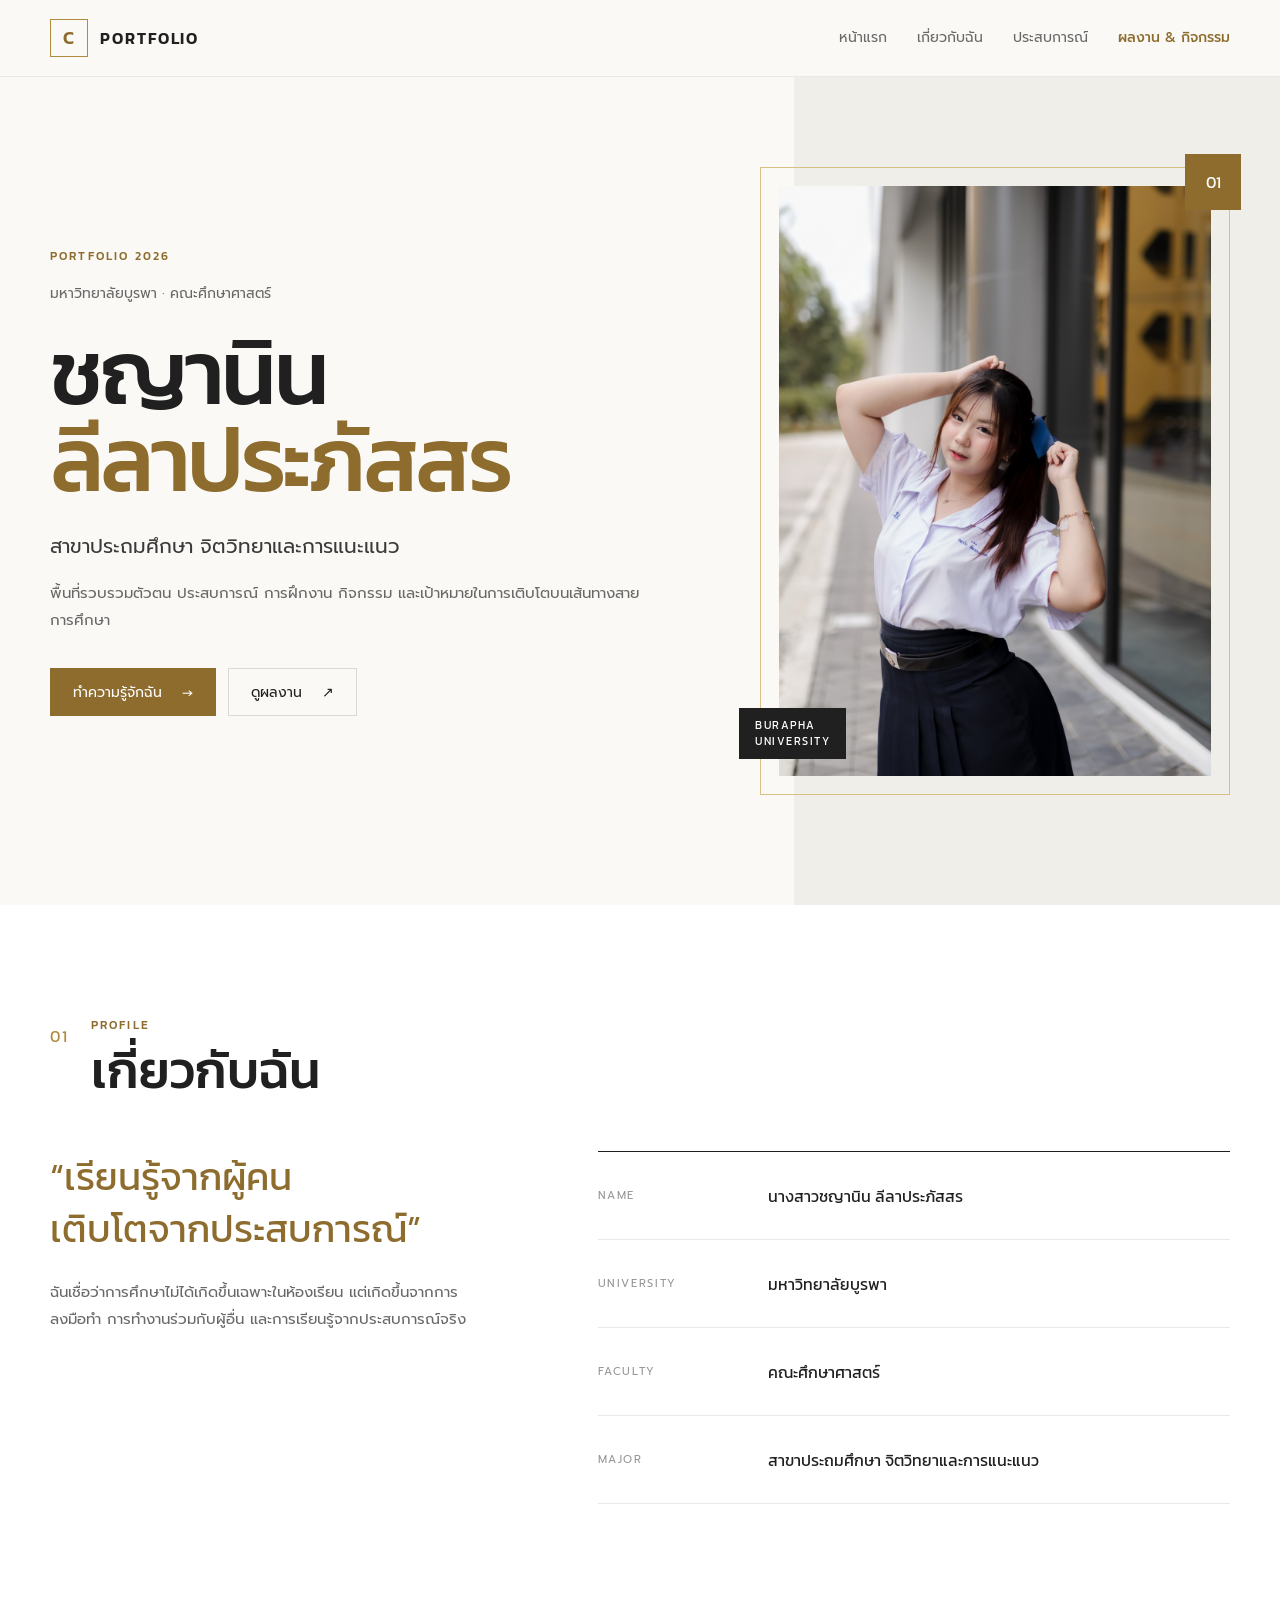
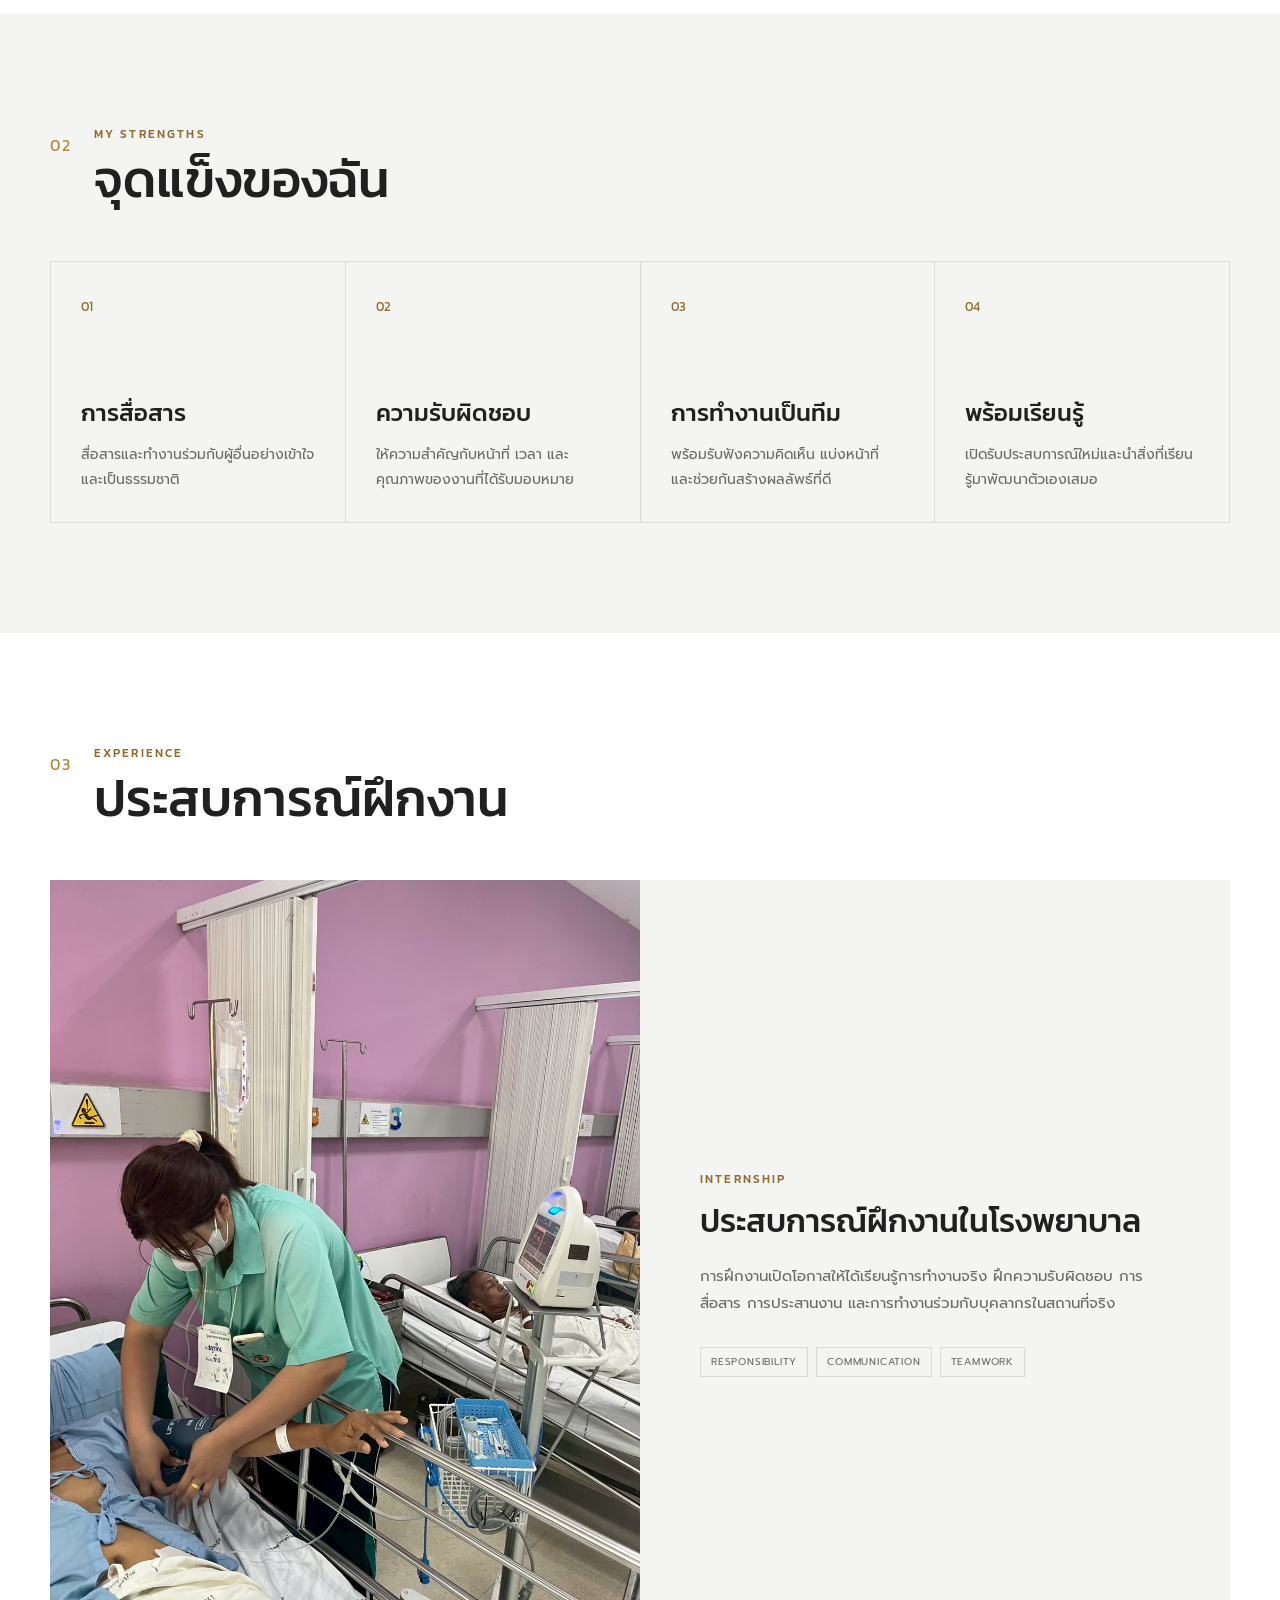
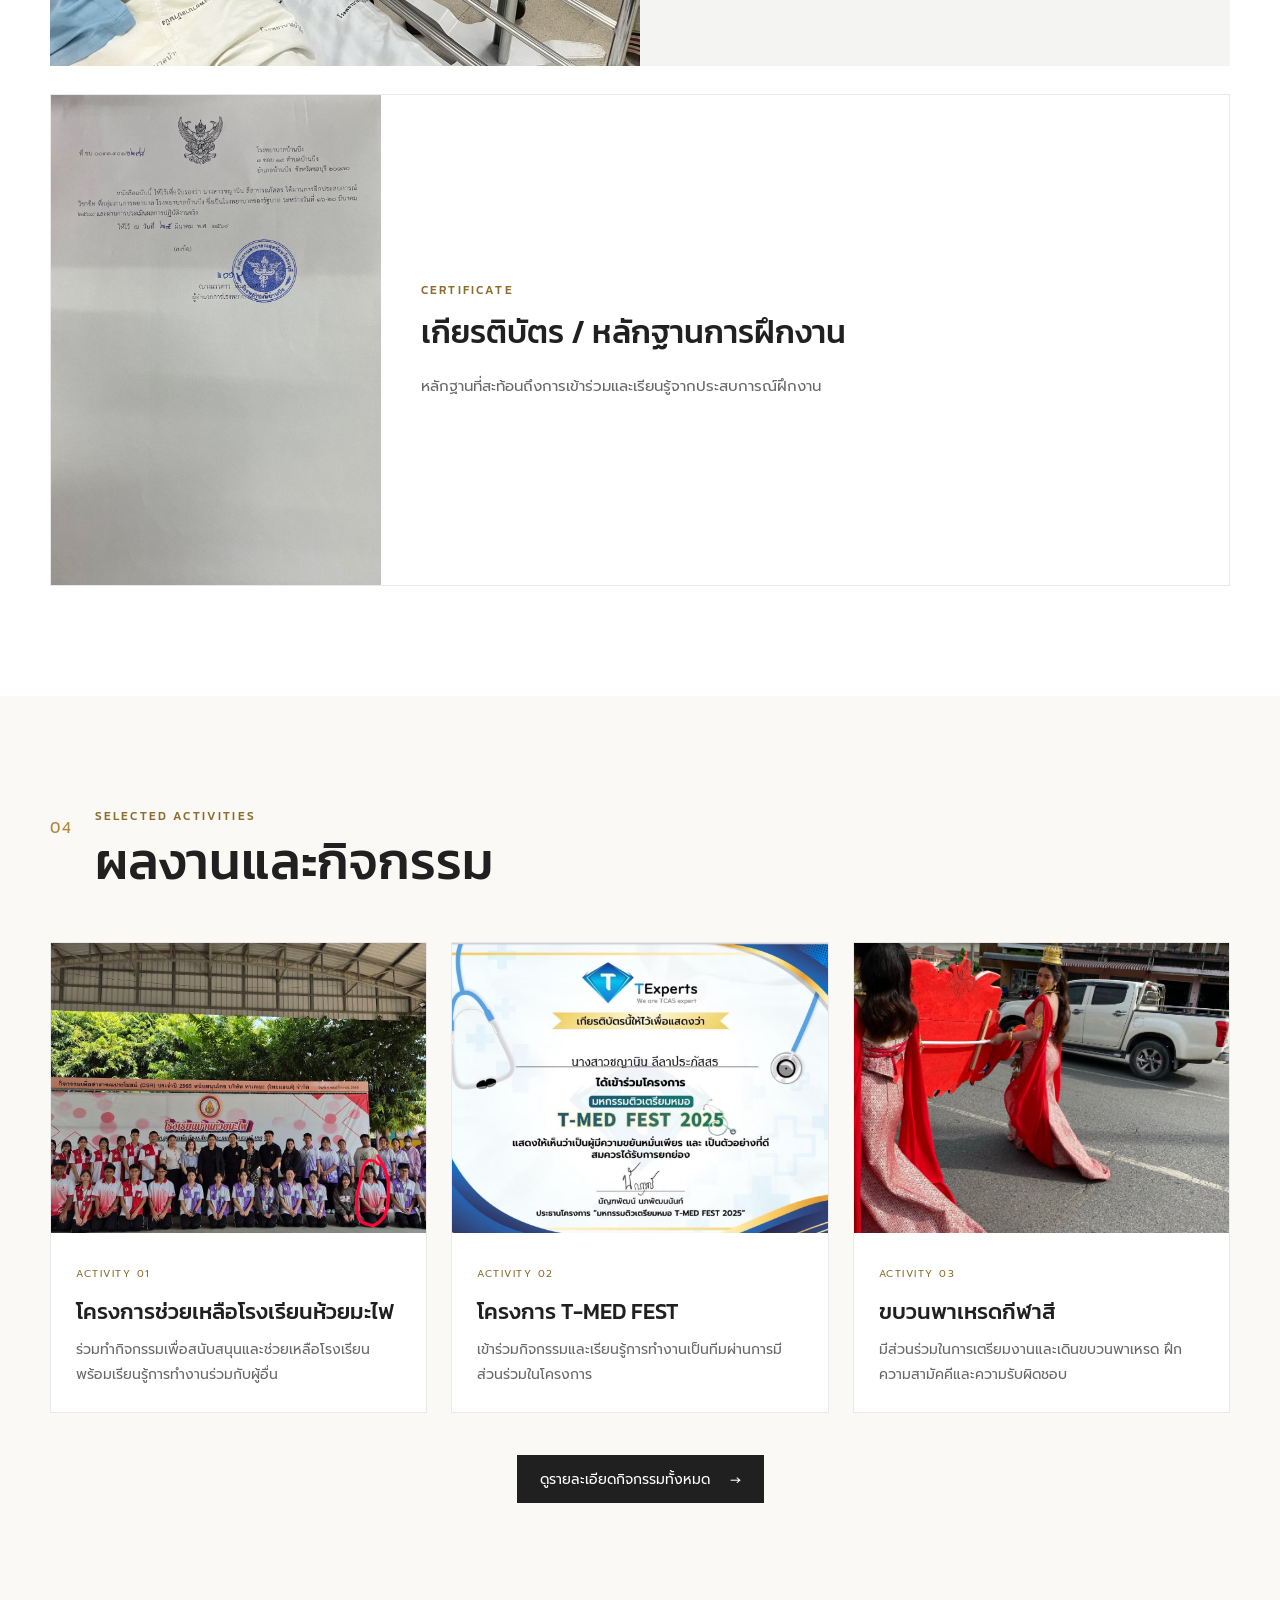
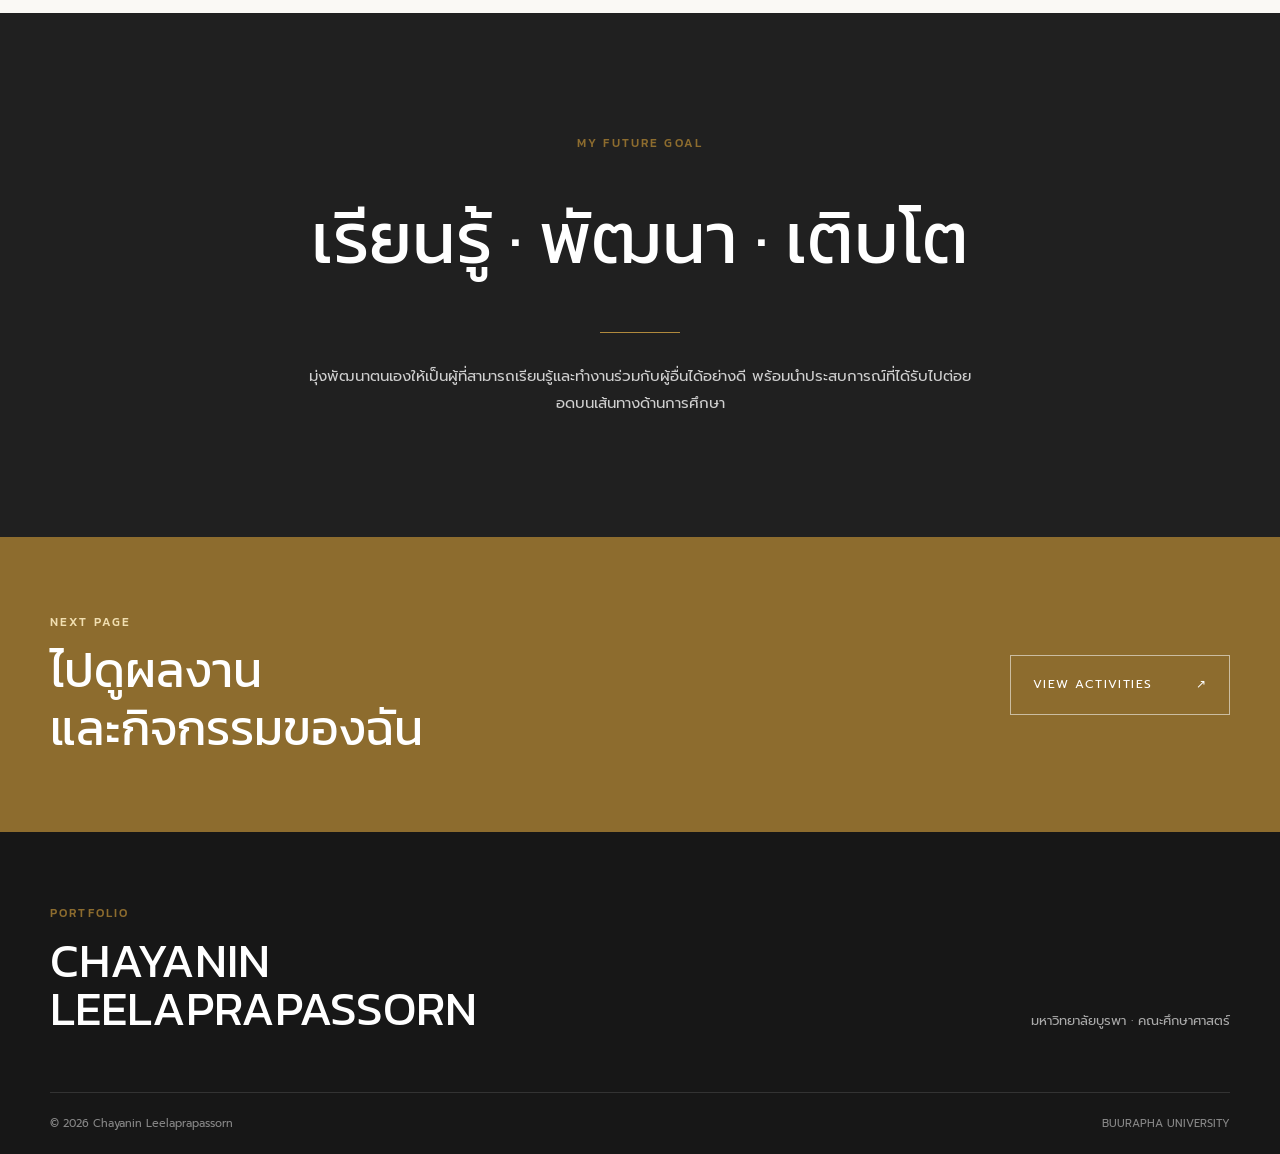
<file: index.html>
<!DOCTYPE html>
<html lang="th">
<head>
    <meta charset="UTF-8">
    <meta name="viewport" content="width=device-width, initial-scale=1.0">
    <title>Portfolio | ชญานิน ลีลาประภัสสร</title>
    <link rel="preconnect" href="https://fonts.googleapis.com">
    <link rel="preconnect" href="https://fonts.gstatic.com" crossorigin>
    <link href="https://fonts.googleapis.com/css2?family=Kanit:wght@300;400;500;600;700&family=Prompt:wght@300;400;500;600&display=swap" rel="stylesheet">
    <link rel="stylesheet" href="style.css">
</head>

<body>

<header class="site-header">
    <div class="container nav-wrap">
        <a href="index.html" class="brand">
            <span class="brand-mark">C</span>
            <span>PORTFOLIO</span>
        </a>

        <nav class="nav-menu">
            <a href="#home">หน้าแรก</a>
            <a href="#about">เกี่ยวกับฉัน</a>
            <a href="#experience">ประสบการณ์</a>
            <a href="activities.html" class="nav-gold">ผลงาน & กิจกรรม</a>
        </nav>
    </div>
</header>

<main>

    <!-- HERO -->
    <section id="home" class="hero">
        <div class="container hero-grid">
            <div class="hero-copy">
                <p class="eyebrow">PORTFOLIO 2026</p>
                <p class="hero-kicker">มหาวิทยาลัยบูรพา · คณะศึกษาศาสตร์</p>

                <h1>
                    ชญานิน<br>
                    <span>ลีลาประภัสสร</span>
                </h1>

                <p class="hero-major">
                    สาขาประถมศึกษา จิตวิทยาและการแนะแนว
                </p>

                <p class="hero-desc">
                    พื้นที่รวบรวมตัวตน ประสบการณ์ การฝึกงาน กิจกรรม
                    และเป้าหมายในการเติบโตบนเส้นทางสายการศึกษา
                </p>

                <div class="hero-actions">
                    <a href="#about" class="btn btn-gold">ทำความรู้จักฉัน <span>→</span></a>
                    <a href="activities.html" class="btn btn-outline">ดูผลงาน <span>↗</span></a>
                </div>
            </div>

            <div class="hero-visual">
                <div class="hero-photo-frame">
                    <div class="hero-photo">
                        <img src="proflie.jpg" alt="รูปโปรไฟล์ ชญานิน ลีลาประภัสสร">
                    </div>
                    <div class="photo-tag">BURAPHA<br>UNIVERSITY</div>
                    <div class="photo-index">01</div>
                </div>
            </div>
        </div>
    </section>

    <!-- ABOUT -->
    <section id="about" class="section section-light">
        <div class="container">
            <div class="section-head">
                <div class="section-number">01</div>
                <div>
                    <p class="section-mini">PROFILE</p>
                    <h2>เกี่ยวกับฉัน</h2>
                </div>
            </div>

            <div class="about-grid">
                <div class="about-intro">
                    <p class="big-quote">
                        “เรียนรู้จากผู้คน<br>
                        เติบโตจากประสบการณ์”
                    </p>
                    <p>
                        ฉันเชื่อว่าการศึกษาไม่ได้เกิดขึ้นเฉพาะในห้องเรียน
                        แต่เกิดขึ้นจากการลงมือทำ การทำงานร่วมกับผู้อื่น
                        และการเรียนรู้จากประสบการณ์จริง
                    </p>
                </div>

                <div class="info-card">
                    <div class="info-row">
                        <span>NAME</span>
                        <strong>นางสาวชญานิน ลีลาประภัสสร</strong>
                    </div>
                    <div class="info-row">
                        <span>UNIVERSITY</span>
                        <strong>มหาวิทยาลัยบูรพา</strong>
                    </div>
                    <div class="info-row">
                        <span>FACULTY</span>
                        <strong>คณะศึกษาศาสตร์</strong>
                    </div>
                    <div class="info-row">
                        <span>MAJOR</span>
                        <strong>สาขาประถมศึกษา จิตวิทยาและการแนะแนว</strong>
                    </div>
                </div>
            </div>
        </div>
    </section>

    <!-- STRENGTHS -->
    <section class="section strengths-section">
        <div class="container">
            <div class="section-head">
                <div class="section-number">02</div>
                <div>
                    <p class="section-mini">MY STRENGTHS</p>
                    <h2>จุดแข็งของฉัน</h2>
                </div>
            </div>

            <div class="strength-grid">
                <article class="strength-card">
                    <span>01</span>
                    <h3>การสื่อสาร</h3>
                    <p>สื่อสารและทำงานร่วมกับผู้อื่นอย่างเข้าใจและเป็นธรรมชาติ</p>
                </article>

                <article class="strength-card">
                    <span>02</span>
                    <h3>ความรับผิดชอบ</h3>
                    <p>ให้ความสำคัญกับหน้าที่ เวลา และคุณภาพของงานที่ได้รับมอบหมาย</p>
                </article>

                <article class="strength-card">
                    <span>03</span>
                    <h3>การทำงานเป็นทีม</h3>
                    <p>พร้อมรับฟังความคิดเห็น แบ่งหน้าที่ และช่วยกันสร้างผลลัพธ์ที่ดี</p>
                </article>

                <article class="strength-card">
                    <span>04</span>
                    <h3>พร้อมเรียนรู้</h3>
                    <p>เปิดรับประสบการณ์ใหม่และนำสิ่งที่เรียนรู้มาพัฒนาตัวเองเสมอ</p>
                </article>
            </div>
        </div>
    </section>

    <!-- EXPERIENCE -->
    <section id="experience" class="section section-light">
        <div class="container">
            <div class="section-head">
                <div class="section-number">03</div>
                <div>
                    <p class="section-mini">EXPERIENCE</p>
                    <h2>ประสบการณ์ฝึกงาน</h2>
                </div>
            </div>

            <div class="experience-card">
                <div class="experience-image">
                    <img src="internship.jpg" alt="ภาพการฝึกงาน">
                </div>

                <div class="experience-content">
                    <p class="gold-label">INTERNSHIP</p>
                    <h3>ประสบการณ์ฝึกงานในโรงพยาบาล</h3>
                    <p>
                        การฝึกงานเปิดโอกาสให้ได้เรียนรู้การทำงานจริง
                        ฝึกความรับผิดชอบ การสื่อสาร การประสานงาน
                        และการทำงานร่วมกับบุคลากรในสถานที่จริง
                    </p>

                    <div class="tag-list">
                        <span>RESPONSIBILITY</span>
                        <span>COMMUNICATION</span>
                        <span>TEAMWORK</span>
                    </div>
                </div>
            </div>

            <div class="certificate-card">
                <div class="certificate-image">
                    <img src="certificate.jpg" alt="เกียรติบัตรการฝึกงาน">
                </div>
                <div class="certificate-content">
                    <p class="gold-label">CERTIFICATE</p>
                    <h3>เกียรติบัตร / หลักฐานการฝึกงาน</h3>
                    <p>
                        หลักฐานที่สะท้อนถึงการเข้าร่วมและเรียนรู้จากประสบการณ์ฝึกงาน
                    </p>
                </div>
            </div>
        </div>
    </section>

    <!-- ACTIVITIES PREVIEW -->
    <section class="section activities-preview">
        <div class="container">
            <div class="section-head">
                <div class="section-number">04</div>
                <div>
                    <p class="section-mini">SELECTED ACTIVITIES</p>
                    <h2>ผลงานและกิจกรรม</h2>
                </div>
            </div>

            <div class="activity-grid">
                <article class="activity-card">
                    <div class="activity-image">
                        <img src="huaymafai.jpg" alt="โครงการช่วยเหลือโรงเรียนห้วยมะไฟ">
                    </div>
                    <div class="activity-body">
                        <span>ACTIVITY 01</span>
                        <h3>โครงการช่วยเหลือโรงเรียนห้วยมะไฟ</h3>
                        <p>ร่วมทำกิจกรรมเพื่อสนับสนุนและช่วยเหลือโรงเรียน พร้อมเรียนรู้การทำงานร่วมกับผู้อื่น</p>
                    </div>
                </article>

                <article class="activity-card">
                    <div class="activity-image">
                        <img src="tmedfest.jpg" alt="โครงการ T-MED FEST">
                    </div>
                    <div class="activity-body">
                        <span>ACTIVITY 02</span>
                        <h3>โครงการ T-MED FEST</h3>
                        <p>เข้าร่วมกิจกรรมและเรียนรู้การทำงานเป็นทีมผ่านการมีส่วนร่วมในโครงการ</p>
                    </div>
                </article>

                <article class="activity-card">
                    <div class="activity-image">
                        <img src="sports.jpg" alt="กิจกรรมขบวนพาเหรดกีฬาสี">
                    </div>
                    <div class="activity-body">
                        <span>ACTIVITY 03</span>
                        <h3>ขบวนพาเหรดกีฬาสี</h3>
                        <p>มีส่วนร่วมในการเตรียมงานและเดินขบวนพาเหรด ฝึกความสามัคคีและความรับผิดชอบ</p>
                    </div>
                </article>
            </div>

            <div class="center-action">
                <a href="activities.html" class="btn btn-dark">ดูรายละเอียดกิจกรรมทั้งหมด <span>→</span></a>
            </div>
        </div>
    </section>

    <!-- GOAL -->
    <section class="goal-section">
        <div class="container">
            <p class="goal-label">MY FUTURE GOAL</p>
            <h2>เรียนรู้ · พัฒนา · เติบโต</h2>
            <div class="goal-rule"></div>
            <p>
                มุ่งพัฒนาตนเองให้เป็นผู้ที่สามารถเรียนรู้และทำงานร่วมกับผู้อื่นได้อย่างดี
                พร้อมนำประสบการณ์ที่ได้รับไปต่อยอดบนเส้นทางด้านการศึกษา
            </p>
        </div>
    </section>

    <!-- NEXT PAGE -->
    <section class="next-page">
        <div class="container next-page-inner">
            <div>
                <p class="section-mini">NEXT PAGE</p>
                <h2>ไปดูผลงาน<br>และกิจกรรมของฉัน</h2>
            </div>
            <a href="activities.html" class="next-button">
                VIEW ACTIVITIES
                <span>↗</span>
            </a>
        </div>
    </section>

</main>

<footer class="site-footer">
    <div class="container footer-top">
        <div>
            <p class="footer-label">PORTFOLIO</p>
            <h2>CHAYANIN<br>LEELAPRAPASSORN</h2>
        </div>
        <p>มหาวิทยาลัยบูรพา · คณะศึกษาศาสตร์</p>
    </div>

    <div class="container footer-bottom">
        <span>© 2026 Chayanin Leelaprapassorn</span>
        <span>BUURAPHA UNIVERSITY</span>
    </div>
</footer>

</body>
</html>
</file>
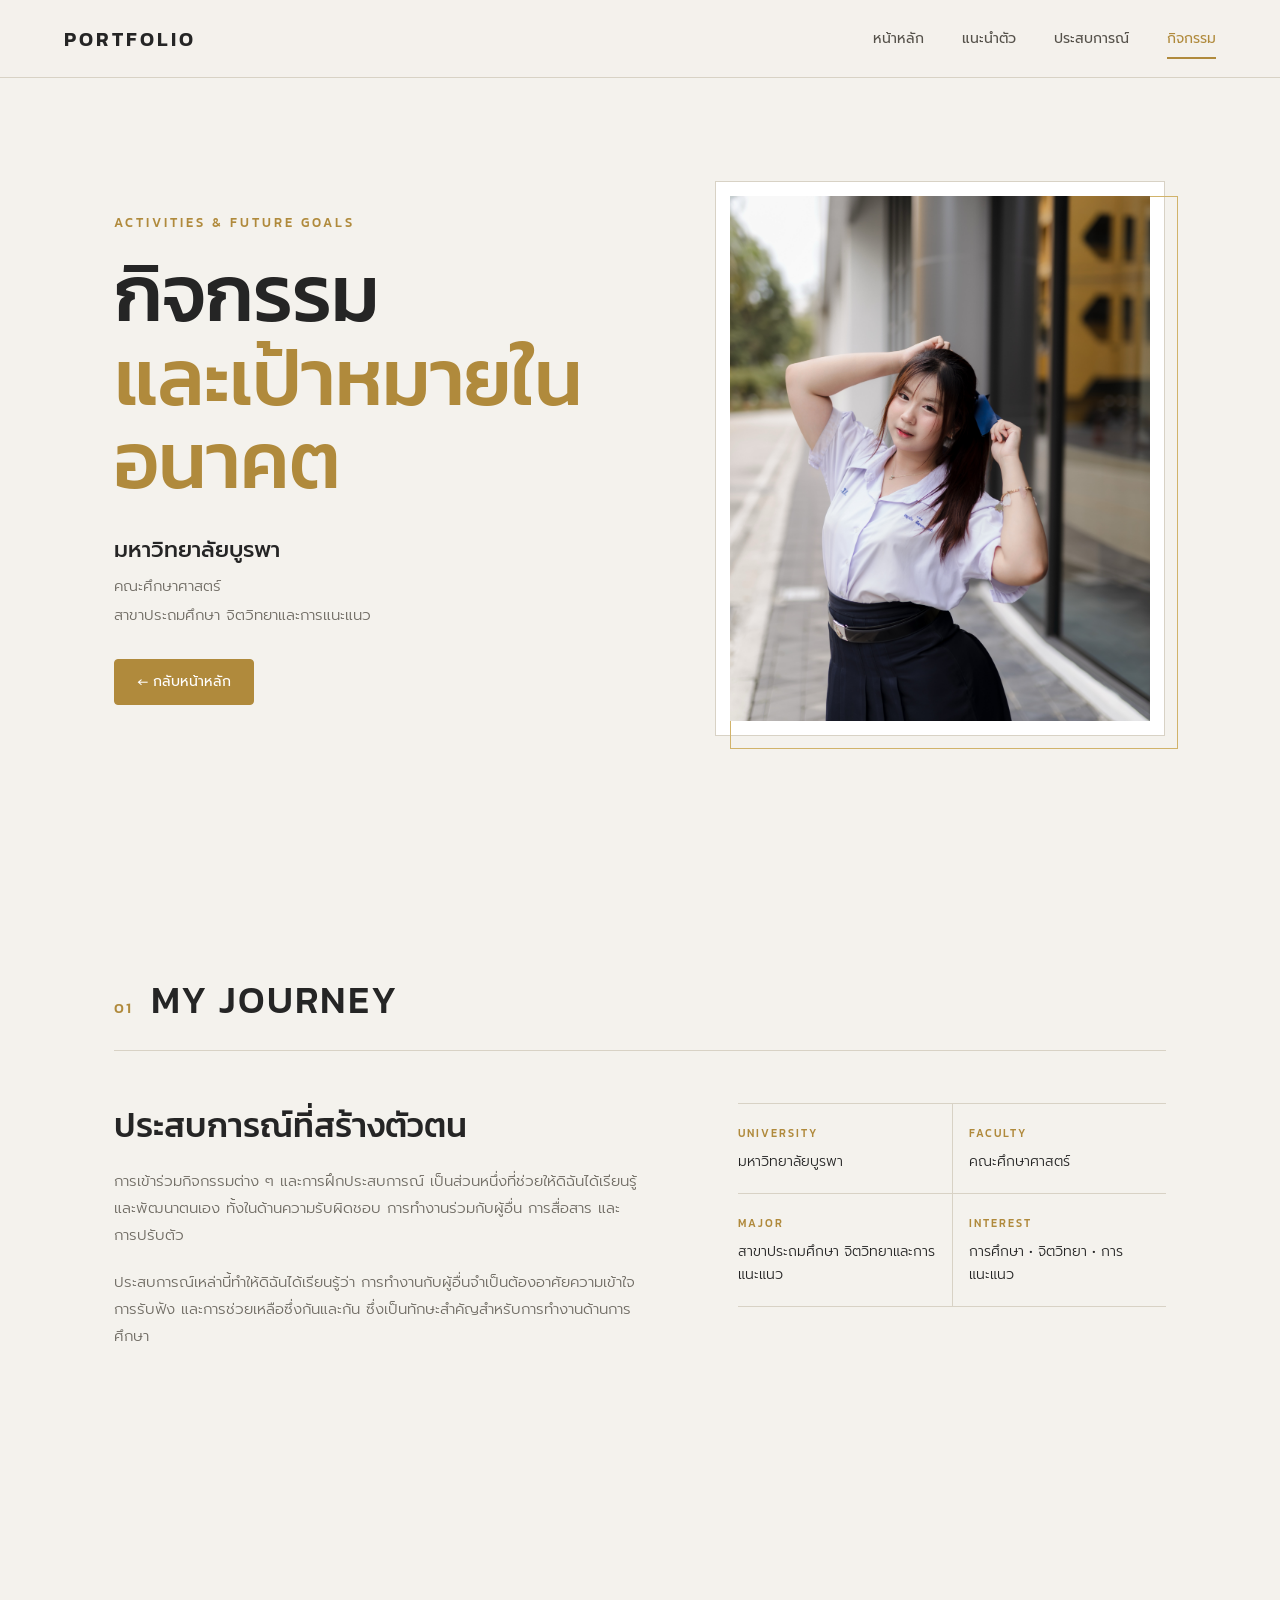
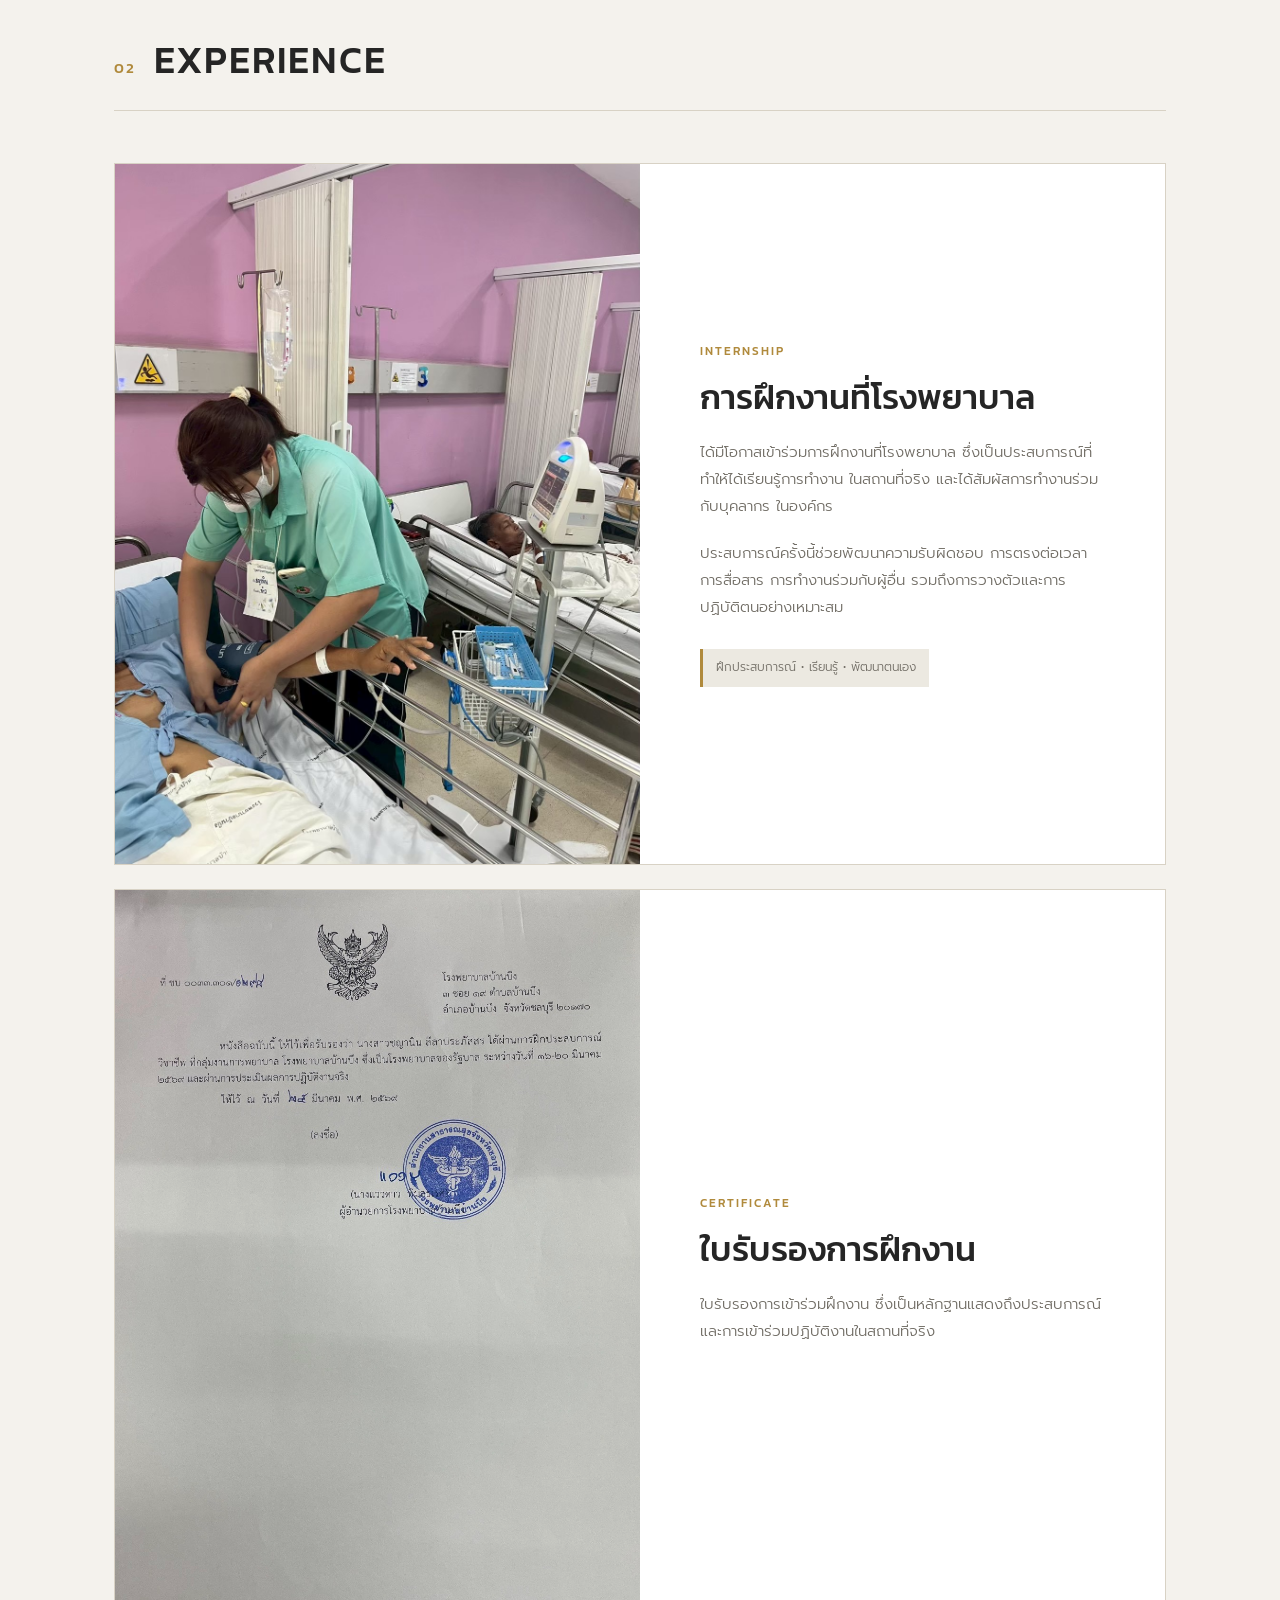
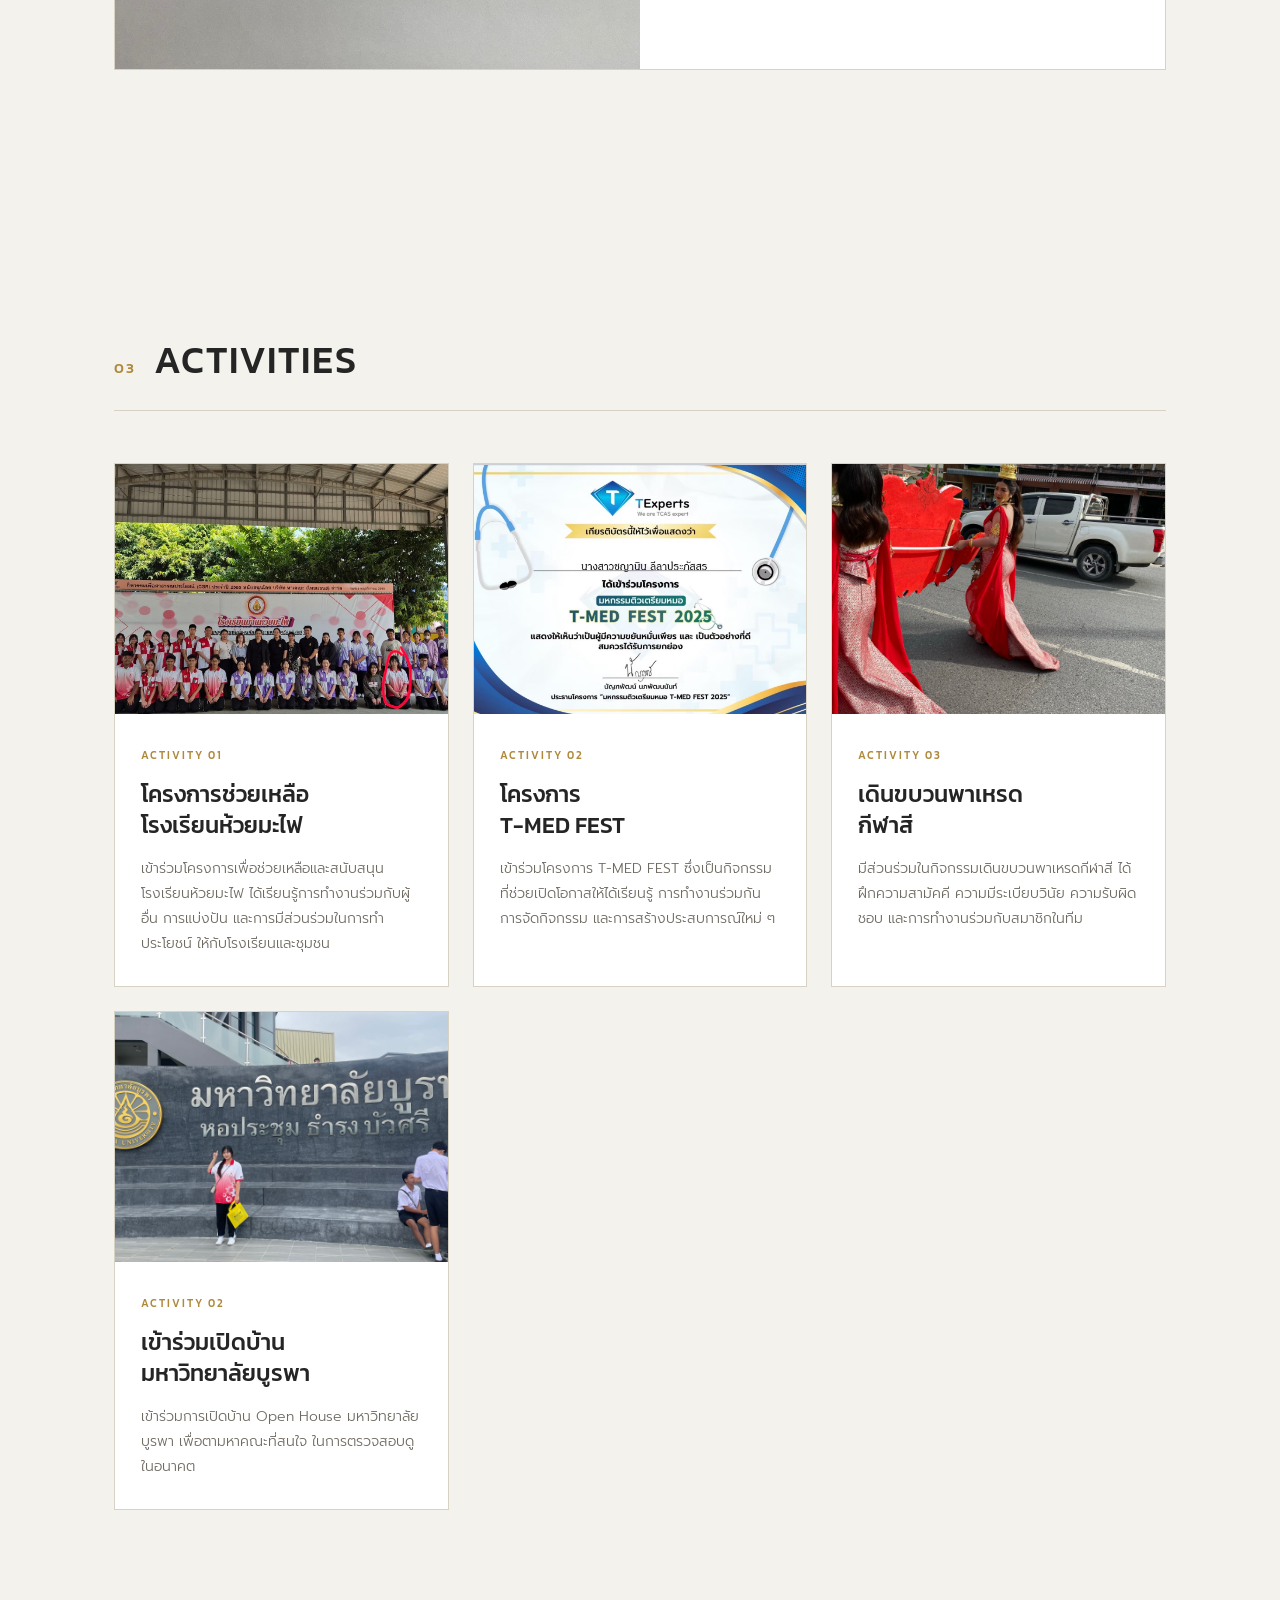
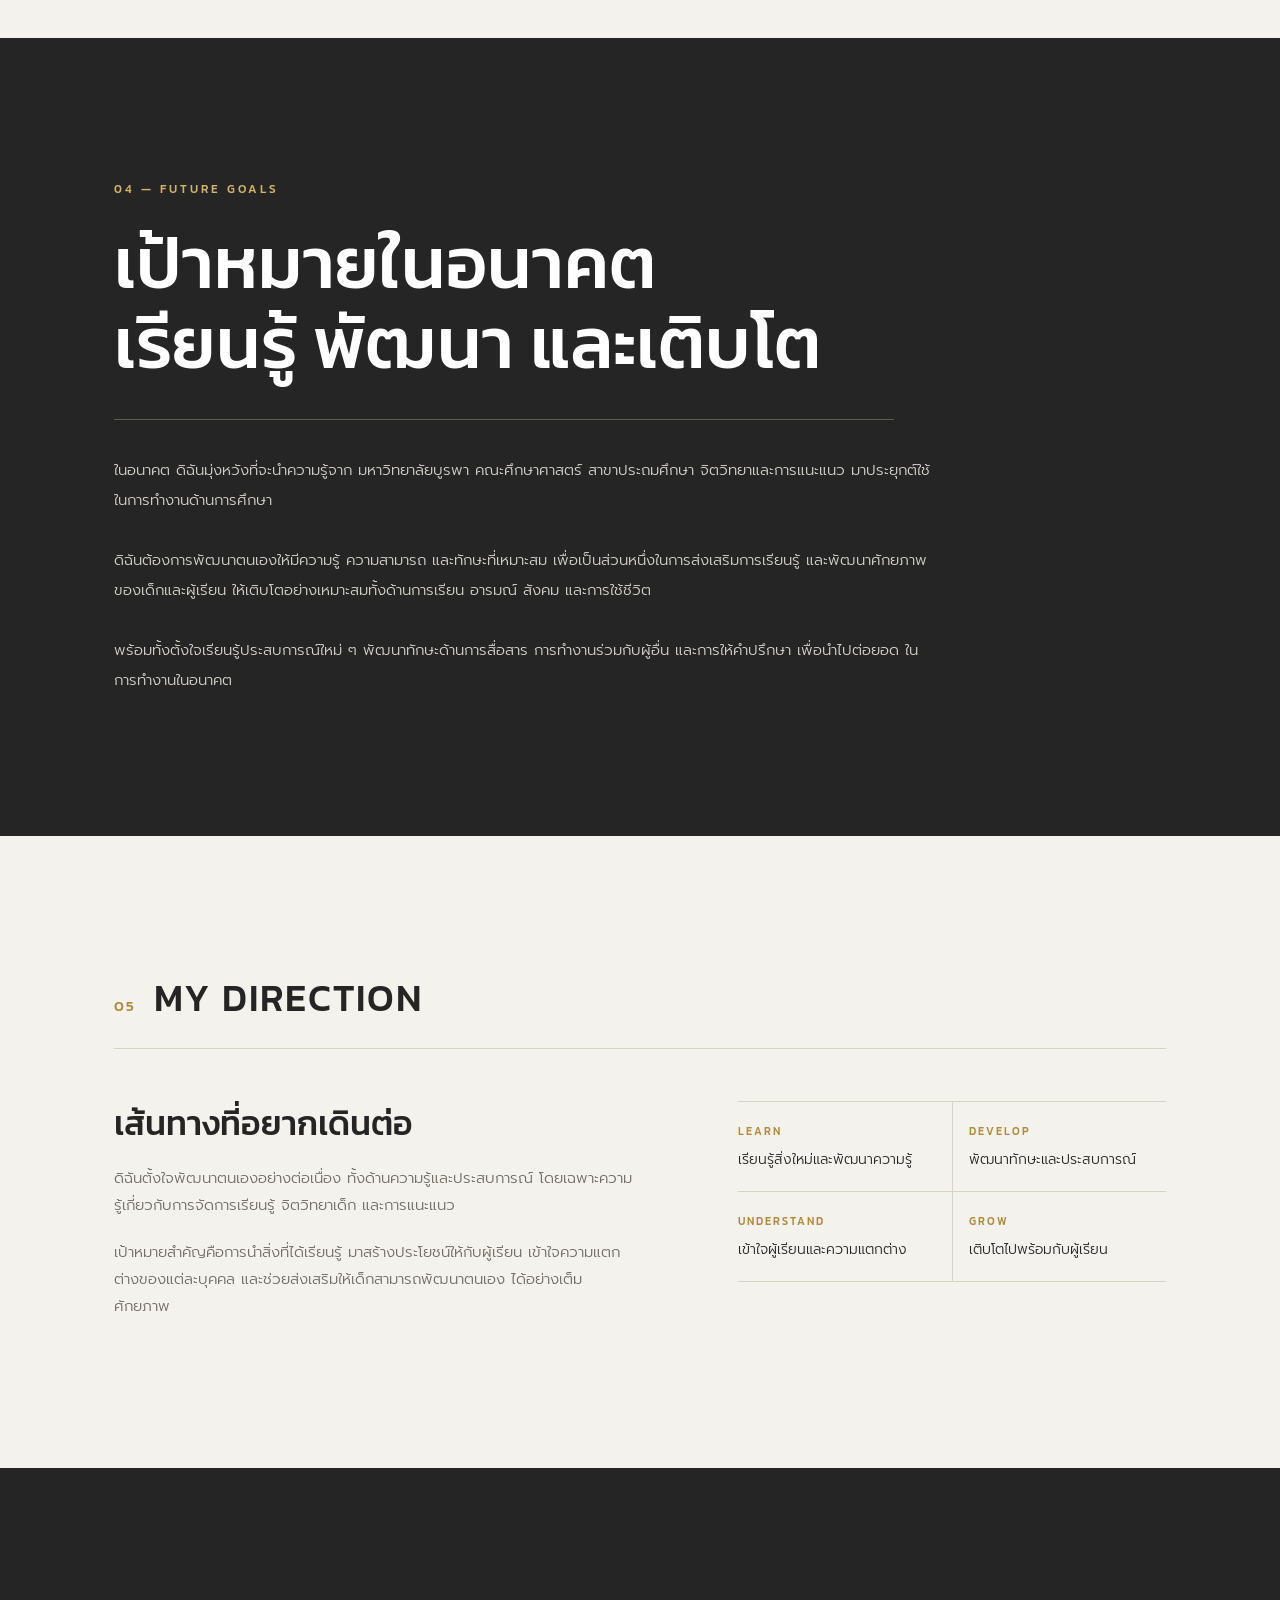
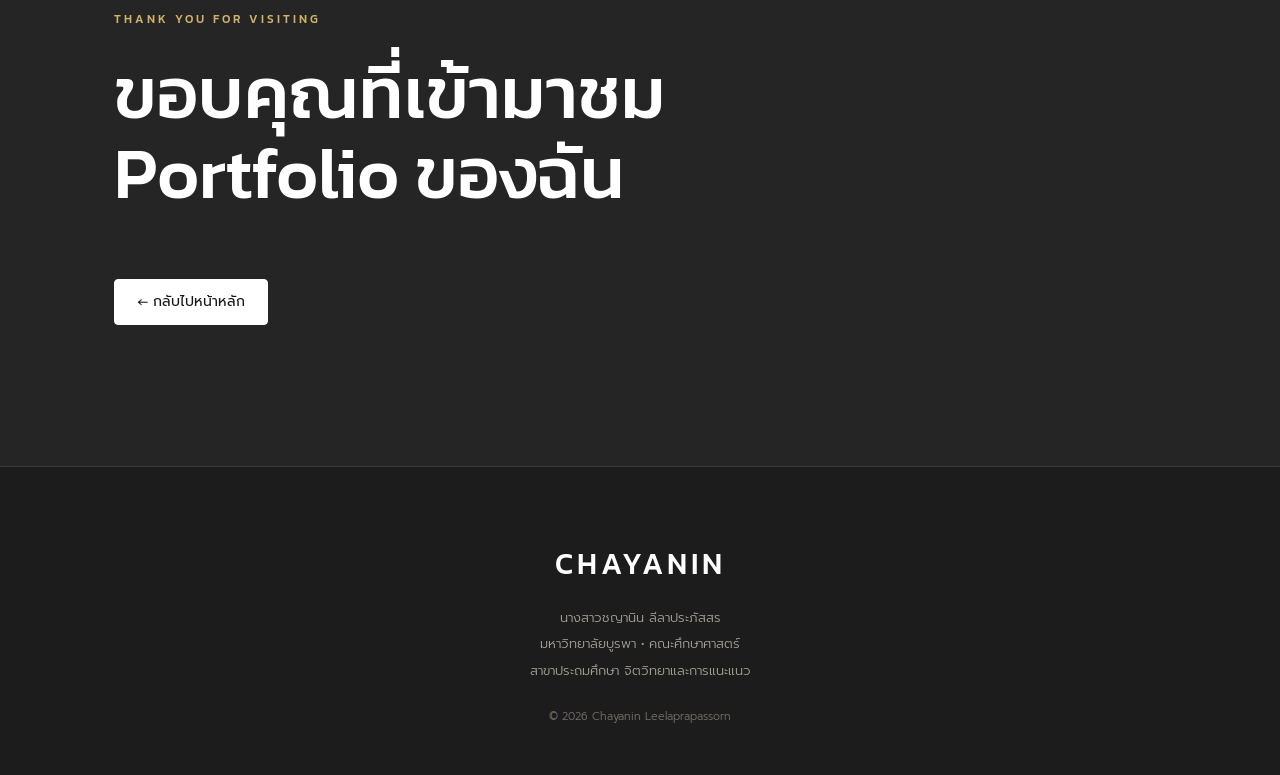
<file: activities.html>
<!DOCTYPE html>
<html lang="th">
<head>
    <meta charset="UTF-8">
    <meta name="viewport" content="width=device-width, initial-scale=1.0">

    <title>Activities & Future Goals | ชญานิน ลีลาประภัสสร</title>

    <link rel="stylesheet"
          href="https://fonts.googleapis.com/css2?family=Kanit:wght@300;400;500;600&family=Prompt:wght@300;400;500&display=swap">

    <link rel="stylesheet" href="activities.css">
</head>

<body>

<!-- =========================
     NAVBAR
========================= -->

<header class="navbar">

    <div class="logo">
        PORTFOLIO
    </div>

    <nav>
        <a href="index.html">หน้าหลัก</a>
        <a href="index.html#about">แนะนำตัว</a>
        <a href="index.html#experience">ประสบการณ์</a>
        <a href="activities.html" class="active">กิจกรรม</a>
    </nav>

</header>


<main>

<!-- =========================
     PAGE HEADER
========================= -->

<section class="hero">

    <div class="hero-text">

        <p class="subtitle">
            ACTIVITIES & FUTURE GOALS
        </p>

        <h1>
            กิจกรรม<br>
            <span>และเป้าหมายในอนาคต</span>
        </h1>

        <p class="university">
            มหาวิทยาลัยบูรพา
        </p>

        <p class="faculty">
            คณะศึกษาศาสตร์
        </p>

        <p class="major">
            สาขาประถมศึกษา จิตวิทยาและการแนะแนว
        </p>

        <a href="index.html" class="button">
            ← กลับหน้าหลัก
        </a>

    </div>


    <div class="hero-photo">

        <div class="photo-frame">

            <img src="proflie.jpg"
                 alt="รูปของชญานิน">

        </div>

    </div>

</section>


<!-- =========================
     INTRODUCTION
========================= -->

<section class="about">

    <div class="section-heading">

        <span>01</span>

        <h2>
            MY JOURNEY
        </h2>

    </div>


    <div class="about-grid">

        <div class="about-text">

            <h3>
                ประสบการณ์ที่สร้างตัวตน
            </h3>

            <p>
                การเข้าร่วมกิจกรรมต่าง ๆ และการฝึกประสบการณ์
                เป็นส่วนหนึ่งที่ช่วยให้ดิฉันได้เรียนรู้และพัฒนาตนเอง
                ทั้งในด้านความรับผิดชอบ การทำงานร่วมกับผู้อื่น
                การสื่อสาร และการปรับตัว
            </p>

            <p>
                ประสบการณ์เหล่านี้ทำให้ดิฉันได้เรียนรู้ว่า
                การทำงานกับผู้อื่นจำเป็นต้องอาศัยความเข้าใจ
                การรับฟัง และการช่วยเหลือซึ่งกันและกัน
                ซึ่งเป็นทักษะสำคัญสำหรับการทำงานด้านการศึกษา
            </p>

        </div>


        <div class="personal-info">

            <div class="info">

                <small>UNIVERSITY</small>

                <p>
                    มหาวิทยาลัยบูรพา
                </p>

            </div>


            <div class="info">

                <small>FACULTY</small>

                <p>
                    คณะศึกษาศาสตร์
                </p>

            </div>


            <div class="info">

                <small>MAJOR</small>

                <p>
                    สาขาประถมศึกษา จิตวิทยาและการแนะแนว
                </p>

            </div>


            <div class="info">

                <small>INTEREST</small>

                <p>
                    การศึกษา • จิตวิทยา • การแนะแนว
                </p>

            </div>

        </div>

    </div>

</section>


<!-- =========================
     INTERNSHIP
========================= -->

<section class="experience">

    <div class="section-heading">

        <span>02</span>

        <h2>
            EXPERIENCE
        </h2>

    </div>


    <div class="experience-box">

        <div class="experience-image">

            <img src="internship.jpg"
                 alt="การฝึกงานที่โรงพยาบาล">

        </div>


        <div class="experience-text">

            <p class="label">
                INTERNSHIP
            </p>

            <h3>
                การฝึกงานที่โรงพยาบาล
            </h3>

            <p>
                ได้มีโอกาสเข้าร่วมการฝึกงานที่โรงพยาบาล
                ซึ่งเป็นประสบการณ์ที่ทำให้ได้เรียนรู้การทำงาน
                ในสถานที่จริง และได้สัมผัสการทำงานร่วมกับบุคลากร
                ในองค์กร
            </p>

            <p>
                ประสบการณ์ครั้งนี้ช่วยพัฒนาความรับผิดชอบ
                การตรงต่อเวลา การสื่อสาร การทำงานร่วมกับผู้อื่น
                รวมถึงการวางตัวและการปฏิบัติตนอย่างเหมาะสม
            </p>

            <div class="tag">
                ฝึกประสบการณ์ • เรียนรู้ • พัฒนาตนเอง
            </div>

        </div>

    </div>


    <!-- CERTIFICATE -->

    <div class="certificate-box">

        <div class="certificate-image">

            <img src="certificate.jpg"
                 alt="ใบรับรองการฝึกงาน">

        </div>


        <div class="certificate-text">

            <p class="label">
                CERTIFICATE
            </p>

            <h3>
                ใบรับรองการฝึกงาน
            </h3>

            <p>
                ใบรับรองการเข้าร่วมฝึกงาน
                ซึ่งเป็นหลักฐานแสดงถึงประสบการณ์
                และการเข้าร่วมปฏิบัติงานในสถานที่จริง
            </p>

        </div>

    </div>

</section>


<!-- =========================
     ACTIVITIES
========================= -->

<section class="activities">

    <div class="section-heading">

        <span>03</span>

        <h2>
            ACTIVITIES
        </h2>

    </div>


    <div class="activity-grid">


        <!-- ACTIVITY 01 -->

        <div class="activity-card">

            <div class="activity-image">

                <img src="huaymafai.jpg"
                     alt="โครงการช่วยเหลือโรงเรียนห้วยมะไฟ">

            </div>


            <div class="activity-content">

                <span>
                    ACTIVITY 01
                </span>

                <h3>
                    โครงการช่วยเหลือ
                    <br>
                    โรงเรียนห้วยมะไฟ
                </h3>

                <p>
                    เข้าร่วมโครงการเพื่อช่วยเหลือและสนับสนุน
                    โรงเรียนห้วยมะไฟ ได้เรียนรู้การทำงานร่วมกับผู้อื่น
                    การแบ่งปัน และการมีส่วนร่วมในการทำประโยชน์
                    ให้กับโรงเรียนและชุมชน
                </p>

            </div>

        </div>


        <!-- ACTIVITY 02 -->

        <div class="activity-card">

            <div class="activity-image">

                <img src="tmedfest.jpg"
                     alt="โครงการ T-MED FEST">

            </div>


            <div class="activity-content">

                <span>
                    ACTIVITY 02
                </span>

                <h3>
                    โครงการ
                    <br>
                    T-MED FEST
                </h3>

                <p>
                    เข้าร่วมโครงการ T-MED FEST
                    ซึ่งเป็นกิจกรรมที่ช่วยเปิดโอกาสให้ได้เรียนรู้
                    การทำงานร่วมกัน การจัดกิจกรรม
                    และการสร้างประสบการณ์ใหม่ ๆ
                </p>

            </div>

        </div>


        <!-- ACTIVITY 03 -->

        <div class="activity-card">

            <div class="activity-image">

                <img src="sports.jpg"
                     alt="เดินขบวนพาเหรดกีฬาสี">

            </div>


            <div class="activity-content">

                <span>
                    ACTIVITY 03
                </span>

                <h3>
                    เดินขบวนพาเหรด
                    <br>
                    กีฬาสี
                </h3>

                <p>
                    มีส่วนร่วมในกิจกรรมเดินขบวนพาเหรดกีฬาสี
                    ได้ฝึกความสามัคคี ความมีระเบียบวินัย
                    ความรับผิดชอบ และการทำงานร่วมกับสมาชิกในทีม
                </p>

            </div>

        </div>

        <!-- ACTIVITY 02 -->

        <div class="activity-card">

            <div class="activity-image">

                <img src="IMG_3740.jpeg"
                     alt="Open House BUU">

            </div>


            <div class="activity-content">

                <span>
                    ACTIVITY 02
                </span>

                <h3>
                    เข้าร่วมเปิดบ้าน
                    <br>
                    มหาวิทยาลัยบูรพา
                </h3>

                <p>
                    เข้าร่วมการเปิดบ้าน Open House
                    มหาวิทยาลัยบูรพา เพื่อตามหาคณะที่สนใจ
                    ในการตรวจสอบดูในอนาคต
                </p>

            </div>

        </div>

    </div>

</section>


<!-- =========================
     FUTURE GOALS
========================= -->

<section class="goal">

    <p>
        04 — FUTURE GOALS
    </p>


    <h2>
        เป้าหมายในอนาคต
        <br>
        เรียนรู้ พัฒนา และเติบโต
    </h2>


    <div class="goal-line"></div>


    <p class="goal-text">

        ในอนาคต ดิฉันมุ่งหวังที่จะนำความรู้จาก
        มหาวิทยาลัยบูรพา คณะศึกษาศาสตร์
        สาขาประถมศึกษา จิตวิทยาและการแนะแนว
        มาประยุกต์ใช้ในการทำงานด้านการศึกษา

        <br><br>

        ดิฉันต้องการพัฒนาตนเองให้มีความรู้
        ความสามารถ และทักษะที่เหมาะสม
        เพื่อเป็นส่วนหนึ่งในการส่งเสริมการเรียนรู้
        และพัฒนาศักยภาพของเด็กและผู้เรียน
        ให้เติบโตอย่างเหมาะสมทั้งด้านการเรียน
        อารมณ์ สังคม และการใช้ชีวิต

        <br><br>

        พร้อมทั้งตั้งใจเรียนรู้ประสบการณ์ใหม่ ๆ
        พัฒนาทักษะด้านการสื่อสาร การทำงานร่วมกับผู้อื่น
        และการให้คำปรึกษา เพื่อนำไปต่อยอด
        ในการทำงานในอนาคต

    </p>

</section>


<!-- =========================
     FUTURE DIRECTION
========================= -->

<section class="about">

    <div class="section-heading">

        <span>05</span>

        <h2>
            MY DIRECTION
        </h2>

    </div>


    <div class="about-grid">

        <div class="about-text">

            <h3>
                เส้นทางที่อยากเดินต่อ
            </h3>

            <p>
                ดิฉันตั้งใจพัฒนาตนเองอย่างต่อเนื่อง
                ทั้งด้านความรู้และประสบการณ์
                โดยเฉพาะความรู้เกี่ยวกับการจัดการเรียนรู้
                จิตวิทยาเด็ก และการแนะแนว
            </p>

            <p>
                เป้าหมายสำคัญคือการนำสิ่งที่ได้เรียนรู้
                มาสร้างประโยชน์ให้กับผู้เรียน
                เข้าใจความแตกต่างของแต่ละบุคคล
                และช่วยส่งเสริมให้เด็กสามารถพัฒนาตนเอง
                ได้อย่างเต็มศักยภาพ
            </p>

        </div>


        <div class="personal-info">

            <div class="info">

                <small>LEARN</small>

                <p>
                    เรียนรู้สิ่งใหม่และพัฒนาความรู้
                </p>

            </div>


            <div class="info">

                <small>DEVELOP</small>

                <p>
                    พัฒนาทักษะและประสบการณ์
                </p>

            </div>


            <div class="info">

                <small>UNDERSTAND</small>

                <p>
                    เข้าใจผู้เรียนและความแตกต่าง
                </p>

            </div>


            <div class="info">

                <small>GROW</small>

                <p>
                    เติบโตไปพร้อมกับผู้เรียน
                </p>

            </div>

        </div>

    </div>

</section>


<!-- =========================
     BACK HOME
========================= -->

<section class="goal">

    <p>
        THANK YOU FOR VISITING
    </p>

    <h2>
        ขอบคุณที่เข้ามาชม
        <br>
        Portfolio ของฉัน
    </h2>

    <a href="index.html"
       class="button"
       style="margin-top:30px;background:#fff;color:#171717;border-color:#fff;">
        ← กลับไปหน้าหลัก
    </a>

</section>


<!-- =========================
     FOOTER
========================= -->

<footer>

    <h2>
        CHAYANIN
    </h2>

    <p>
        นางสาวชญานิน ลีลาประภัสสร
    </p>

    <p>
        มหาวิทยาลัยบูรพา • คณะศึกษาศาสตร์
    </p>

    <p>
        สาขาประถมศึกษา จิตวิทยาและการแนะแนว
    </p>

    <p class="copyright">
        © 2026 Chayanin Leelaprapassorn
    </p>

</footer>

</main>

</body>
</html>
</file>
<file: style.css>
/* =========================================================
   PORTFOLIO — GOLD / GRAY / WHITE
   Clean centered layout — no content stuck to screen edges
   ========================================================= */

:root {
    --gold: #b18a3d;
    --gold-dark: #8d6c2e;
    --gold-light: #d8bf83;

    --black: #202020;
    --dark: #292929;
    --gray-900: #3a3a3a;
    --gray-700: #686868;
    --gray-500: #969696;
    --gray-300: #d9d9d9;
    --gray-200: #e9e9e9;
    --gray-100: #f4f4f2;

    --white: #ffffff;
    --cream: #faf9f5;

    --container: 1180px;
    --radius: 4px;

    --font-head: "Kanit", sans-serif;
    --font-body: "Prompt", sans-serif;
}

* {
    box-sizing: border-box;
    margin: 0;
    padding: 0;
}

html {
    scroll-behavior: smooth;
}

body {
    font-family: var(--font-body);
    color: var(--black);
    background: var(--cream);
    line-height: 1.8;
    overflow-x: hidden;
}

img {
    width: 100%;
    display: block;
    object-fit: cover;
}

a {
    color: inherit;
    text-decoration: none;
}

.container {
    width: min(100% - 48px, var(--container));
    margin-inline: auto;
}

/* HEADER */
.site-header {
    position: sticky;
    top: 0;
    z-index: 1000;
    background: rgba(250, 249, 245, .94);
    border-bottom: 1px solid var(--gray-200);
    backdrop-filter: blur(12px);
}

.nav-wrap {
    min-height: 76px;
    display: flex;
    align-items: center;
    justify-content: space-between;
    gap: 30px;
}

.brand {
    display: inline-flex;
    align-items: center;
    gap: 12px;
    font-family: var(--font-head);
    font-weight: 600;
    letter-spacing: .12em;
}

.brand-mark {
    width: 38px;
    height: 38px;
    display: grid;
    place-items: center;
    border: 1px solid var(--gold);
    color: var(--gold-dark);
    font-size: 18px;
}

.nav-menu {
    display: flex;
    align-items: center;
    gap: 30px;
    font-size: 14px;
}

.nav-menu a {
    color: var(--gray-700);
    transition: .2s ease;
}

.nav-menu a:hover {
    color: var(--gold-dark);
}

.nav-menu .nav-gold {
    color: var(--gold-dark);
    font-weight: 500;
}

/* HERO */
.hero {
    padding: 90px 0 110px;
    background:
        linear-gradient(90deg, rgba(250,249,245,1) 0%, rgba(250,249,245,1) 62%, rgba(239,238,233,1) 62%);
}

.hero-grid {
    display: grid;
    grid-template-columns: minmax(0, 1.08fr) minmax(360px, .92fr);
    gap: 80px;
    align-items: center;
}

.eyebrow,
.section-mini,
.gold-label,
.goal-label,
.footer-label {
    color: var(--gold-dark);
    font-family: var(--font-head);
    font-size: 12px;
    font-weight: 500;
    letter-spacing: .18em;
}

.hero-kicker {
    margin-top: 14px;
    color: var(--gray-700);
    font-size: 14px;
}

.hero h1 {
    margin-top: 22px;
    font-family: var(--font-head);
    font-size: clamp(56px, 7vw, 96px);
    font-weight: 500;
    line-height: .98;
    letter-spacing: -.04em;
}

.hero h1 span {
    color: var(--gold-dark);
}

.hero-major {
    margin-top: 24px;
    max-width: 650px;
    font-size: 20px;
    color: var(--gray-900);
}

.hero-desc {
    margin-top: 16px;
    max-width: 620px;
    color: var(--gray-700);
    font-size: 15px;
}

.hero-actions {
    margin-top: 34px;
    display: flex;
    flex-wrap: wrap;
    gap: 12px;
}

.btn {
    min-height: 48px;
    display: inline-flex;
    align-items: center;
    justify-content: center;
    gap: 20px;
    padding: 10px 22px;
    border: 1px solid transparent;
    font-family: var(--font-body);
    font-size: 14px;
    transition: .2s ease;
}

.btn-gold {
    color: var(--white);
    background: var(--gold-dark);
}

.btn-gold:hover {
    background: var(--black);
}

.btn-outline {
    color: var(--black);
    border-color: var(--gray-300);
    background: transparent;
}

.btn-outline:hover {
    border-color: var(--gold);
    color: var(--gold-dark);
}

.btn-dark {
    color: var(--white);
    background: var(--black);
}

.btn-dark:hover {
    background: var(--gold-dark);
}

.hero-visual {
    display: flex;
    justify-content: flex-end;
}

.hero-photo-frame {
    position: relative;
    width: min(100%, 470px);
    padding: 18px;
    border: 1px solid var(--gold-light);
}

.hero-photo {
    height: 590px;
    background: var(--gray-200);
    overflow: hidden;
}

.hero-photo img {
    height: 100%;
    object-position: center;
}

.photo-tag {
    position: absolute;
    left: -22px;
    bottom: 35px;
    padding: 10px 16px;
    background: var(--black);
    color: var(--white);
    font-family: var(--font-head);
    font-size: 11px;
    line-height: 1.4;
    letter-spacing: .14em;
}

.photo-index {
    position: absolute;
    right: -12px;
    top: -14px;
    width: 56px;
    height: 56px;
    display: grid;
    place-items: center;
    background: var(--gold-dark);
    color: var(--white);
    font-family: var(--font-head);
}

/* SECTIONS */
.section {
    padding: 110px 0;
}

.section-light {
    background: var(--white);
}

.section-head {
    display: flex;
    align-items: flex-start;
    gap: 22px;
    margin-bottom: 52px;
}

.section-number {
    padding-top: 7px;
    color: var(--gold);
    font-family: var(--font-head);
    font-size: 16px;
    letter-spacing: .12em;
}

.section-head h2 {
    margin-top: 4px;
    font-family: var(--font-head);
    font-size: clamp(34px, 4vw, 54px);
    font-weight: 500;
    line-height: 1.15;
}

/* ABOUT */
.about-grid {
    display: grid;
    grid-template-columns: .85fr 1.15fr;
    gap: 80px;
    align-items: start;
}

.about-intro {
    padding-right: 30px;
}

.big-quote {
    color: var(--gold-dark);
    font-family: var(--font-head);
    font-size: clamp(28px, 3vw, 42px);
    line-height: 1.35;
    margin-bottom: 24px;
}

.about-intro > p:last-child {
    color: var(--gray-700);
    font-size: 15px;
}

.info-card {
    border-top: 1px solid var(--black);
}

.info-row {
    min-height: 88px;
    display: grid;
    grid-template-columns: 150px 1fr;
    align-items: center;
    gap: 20px;
    border-bottom: 1px solid var(--gray-200);
}

.info-row span {
    color: var(--gray-500);
    font-size: 11px;
    letter-spacing: .15em;
}

.info-row strong {
    font-family: var(--font-head);
    font-weight: 400;
}

/* STRENGTHS */
.strengths-section {
    background: var(--gray-100);
}

.strength-grid {
    display: grid;
    grid-template-columns: repeat(4, 1fr);
    gap: 1px;
    background: var(--gray-300);
    border: 1px solid var(--gray-300);
}

.strength-card {
    min-height: 260px;
    padding: 30px;
    background: var(--gray-100);
    transition: .25s ease;
}

.strength-card:hover {
    background: var(--white);
    transform: translateY(-4px);
}

.strength-card > span {
    color: var(--gold-dark);
    font-family: var(--font-head);
    font-size: 13px;
}

.strength-card h3 {
    margin-top: 70px;
    font-family: var(--font-head);
    font-size: 24px;
    font-weight: 500;
}

.strength-card p {
    margin-top: 8px;
    color: var(--gray-700);
    font-size: 14px;
}

/* EXPERIENCE */
.experience-card {
    display: grid;
    grid-template-columns: 1fr 1fr;
    background: var(--gray-100);
}

.experience-image {
    min-height: 470px;
}

.experience-image img {
    height: 100%;
}

.experience-content {
    padding: 60px;
    display: flex;
    flex-direction: column;
    justify-content: center;
}

.experience-content h3,
.certificate-content h3 {
    margin-top: 10px;
    font-family: var(--font-head);
    font-size: 32px;
    line-height: 1.3;
    font-weight: 500;
}

.experience-content > p:not(.gold-label),
.certificate-content > p:not(.gold-label) {
    margin-top: 20px;
    color: var(--gray-700);
    font-size: 15px;
}

.tag-list {
    display: flex;
    flex-wrap: wrap;
    gap: 8px;
    margin-top: 30px;
}

.tag-list span {
    padding: 5px 10px;
    border: 1px solid var(--gray-300);
    color: var(--gray-700);
    font-size: 10px;
    letter-spacing: .08em;
}

.certificate-card {
    margin-top: 28px;
    display: grid;
    grid-template-columns: 330px 1fr;
    background: var(--white);
    border: 1px solid var(--gray-200);
}

.certificate-image {
    min-height: 250px;
}

.certificate-image img {
    height: 100%;
}

.certificate-content {
    padding: 40px;
    display: flex;
    flex-direction: column;
    justify-content: center;
}

/* ACTIVITIES */
.activities-preview {
    background: var(--cream);
}

.activity-grid {
    display: grid;
    grid-template-columns: repeat(3, 1fr);
    gap: 24px;
}

.activity-card {
    background: var(--white);
    border: 1px solid var(--gray-200);
}

.activity-image {
    height: 290px;
    overflow: hidden;
    background: var(--gray-200);
}

.activity-image img {
    height: 100%;
    transition: .4s ease;
}

.activity-card:hover .activity-image img {
    transform: scale(1.04);
}

.activity-body {
    padding: 25px;
}

.activity-body > span {
    color: var(--gold-dark);
    font-size: 10px;
    letter-spacing: .15em;
}

.activity-body h3 {
    margin-top: 10px;
    font-family: var(--font-head);
    font-size: 22px;
    line-height: 1.35;
    font-weight: 500;
}

.activity-body p {
    margin-top: 10px;
    color: var(--gray-700);
    font-size: 14px;
}

.center-action {
    margin-top: 42px;
    display: flex;
    justify-content: center;
}

/* GOAL */
.goal-section {
    padding: 120px 0;
    background: var(--black);
    color: var(--white);
    text-align: center;
}

.goal-section h2 {
    margin-top: 18px;
    font-family: var(--font-head);
    font-size: clamp(38px, 6vw, 72px);
    font-weight: 400;
}

.goal-rule {
    width: 80px;
    height: 1px;
    margin: 30px auto;
    background: var(--gold);
}

.goal-section > .container > p:last-child {
    max-width: 680px;
    margin: auto;
    color: #cfcfcf;
    font-size: 15px;
}

/* NEXT PAGE */
.next-page {
    background: var(--gold-dark);
    color: var(--white);
    padding: 75px 0;
}

.next-page-inner {
    display: flex;
    align-items: center;
    justify-content: space-between;
    gap: 40px;
}

.next-page .section-mini {
    color: #f1dfb1;
}

.next-page h2 {
    margin-top: 8px;
    font-family: var(--font-head);
    font-size: clamp(30px, 4vw, 48px);
    font-weight: 400;
    line-height: 1.2;
}

.next-button {
    min-width: 220px;
    padding: 18px 22px;
    display: flex;
    justify-content: space-between;
    align-items: center;
    border: 1px solid rgba(255,255,255,.55);
    font-size: 12px;
    letter-spacing: .12em;
    transition: .2s ease;
}

.next-button:hover {
    background: var(--white);
    color: var(--gold-dark);
}

/* FOOTER */
.site-footer {
    background: #171717;
    color: var(--white);
}

.footer-top {
    min-height: 260px;
    padding: 60px 0;
    display: flex;
    align-items: flex-end;
    justify-content: space-between;
    gap: 30px;
}

.footer-top h2 {
    margin-top: 12px;
    font-family: var(--font-head);
    font-size: clamp(28px, 4vw, 48px);
    line-height: 1;
    font-weight: 400;
}

.footer-top > p {
    color: #aaa;
    font-size: 13px;
}

.footer-bottom {
    min-height: 62px;
    border-top: 1px solid #333;
    display: flex;
    align-items: center;
    justify-content: space-between;
    gap: 20px;
    color: #888;
    font-size: 11px;
}

/* RESPONSIVE */
@media (max-width: 1000px) {
    .hero {
        background: var(--cream);
    }

    .hero-grid {
        grid-template-columns: 1fr;
        gap: 55px;
    }

    .hero-visual {
        justify-content: flex-start;
    }

    .hero-photo-frame {
        width: min(100%, 520px);
    }

    .about-grid {
        grid-template-columns: 1fr;
        gap: 45px;
    }

    .about-intro {
        padding-right: 0;
    }

    .strength-grid {
        grid-template-columns: repeat(2, 1fr);
    }

    .activity-grid {
        grid-template-columns: 1fr;
    }

    .activity-image {
        height: 360px;
    }
}

@media (max-width: 760px) {
    .container {
        width: min(100% - 32px, var(--container));
    }

    .site-header {
        position: relative;
    }

    .nav-wrap {
        min-height: auto;
        padding: 18px 0;
        flex-direction: column;
        align-items: flex-start;
    }

    .nav-menu {
        width: 100%;
        gap: 16px;
        flex-wrap: wrap;
    }

    .nav-menu a {
        font-size: 12px;
    }

    .hero,
    .section {
        padding: 70px 0;
    }

    .hero h1 {
        font-size: clamp(48px, 15vw, 72px);
    }

    .hero-photo {
        height: 480px;
    }

    .section-head {
        margin-bottom: 35px;
    }

    .info-row {
        grid-template-columns: 1fr;
        gap: 4px;
        padding: 18px 0;
    }

    .strength-grid {
        grid-template-columns: 1fr;
    }

    .strength-card {
        min-height: auto;
    }

    .strength-card h3 {
        margin-top: 30px;
    }

    .experience-card,
    .certificate-card {
        grid-template-columns: 1fr;
    }

    .experience-image {
        min-height: 320px;
    }

    .experience-content,
    .certificate-content {
        padding: 30px 24px;
    }

    .certificate-image {
        min-height: 260px;
    }

    .activity-image {
        height: 280px;
    }

    .next-page-inner,
    .footer-top {
        flex-direction: column;
        align-items: flex-start;
    }

    .next-button {
        width: 100%;
    }

    .footer-bottom {
        padding: 20px 0;
        flex-direction: column;
        align-items: flex-start;
    }
}
</file>
<file: activities.css>
/* =========================================================
   style.css
   Portfolio — Chayanin Leelaprapassorn
   Theme: Burapha / Gold / Charcoal Gray
   ========================================================= */

@import url('https://fonts.googleapis.com/css2?family=Kanit:wght@300;400;500;600&family=Prompt:wght@300;400;500&display=swap');

:root {
    --bg: #f4f2ed;
    --surface: #ffffff;
    --surface-soft: #ece9e1;
    --text: #242424;
    --muted: #6f6b63;
    --line: #d8d2c5;
    --gold: #b08a3c;
    --gold-light: #d1b36a;
    --dark: #252525;
    --dark-2: #353535;

    --max-width: 1180px;
    --page-pad: clamp(20px, 5vw, 72px);
    --section-space: clamp(80px, 10vw, 140px);
    --radius: 4px;
}

/* =========================
   RESET
========================= */

*,
*::before,
*::after {
    box-sizing: border-box;
}

html {
    scroll-behavior: smooth;
    overflow-x: hidden;
}

body {
    margin: 0;
    padding: 0;
    min-width: 320px;
    overflow-x: hidden;

    background: var(--bg);
    color: var(--text);

    font-family: "Prompt", sans-serif;
    font-weight: 300;
    line-height: 1.8;
}

img {
    display: block;
    width: 100%;
    max-width: 100%;
    height: auto;
}

a {
    color: inherit;
    text-decoration: none;
}

button,
a {
    -webkit-tap-highlight-color: transparent;
}

h1,
h2,
h3,
p {
    margin-top: 0;
}

main,
section,
header,
footer,
div {
    max-width: 100%;
}

/* =========================
   NAVBAR
========================= */

.navbar {
    position: relative;
    z-index: 10;

    width: 100%;
    min-height: 78px;
    padding: 0 var(--page-pad);

    display: flex;
    align-items: center;
    justify-content: space-between;
    gap: 30px;

    background: rgba(244, 242, 237, 0.96);
    border-bottom: 1px solid var(--line);
}

.logo {
    flex: 0 0 auto;

    color: var(--dark);
    font-family: "Kanit", sans-serif;
    font-size: 20px;
    font-weight: 600;
    letter-spacing: 3px;
}

.navbar nav {
    display: flex;
    align-items: center;
    justify-content: flex-end;
    flex-wrap: wrap;
    gap: clamp(18px, 3vw, 38px);
}

.navbar nav a {
    position: relative;
    padding: 8px 0;

    color: #55514a;
    font-size: 14px;
    font-weight: 400;
    transition: color 0.25s ease;
}

.navbar nav a::after {
    content: "";
    position: absolute;
    left: 0;
    bottom: 0;

    width: 0;
    height: 2px;

    background: var(--gold);
    transition: width 0.25s ease;
}

.navbar nav a:hover,
.navbar nav a.active {
    color: var(--gold);
}

.navbar nav a:hover::after,
.navbar nav a.active::after {
    width: 100%;
}

/* =========================
   COMMON LAYOUT
========================= */

.hero,
.about,
.experience,
.activities,
.goal {
    width: min(100%, var(--max-width));
    margin-inline: auto;
    padding-inline: var(--page-pad);
}

.about,
.experience,
.activities {
    padding-top: var(--section-space);
    padding-bottom: var(--section-space);
}

.section-heading {
    display: flex;
    align-items: baseline;
    gap: 18px;
    margin-bottom: 52px;

    border-bottom: 1px solid var(--line);
    padding-bottom: 16px;
}

.section-heading span {
    color: var(--gold);
    font-family: "Kanit", sans-serif;
    font-size: 15px;
    font-weight: 500;
    letter-spacing: 2px;
}

.section-heading h2 {
    margin: 0;

    color: var(--dark);
    font-family: "Kanit", sans-serif;
    font-size: clamp(25px, 3vw, 38px);
    font-weight: 500;
    letter-spacing: 2px;
}

/* =========================
   HERO
========================= */

.hero {
    min-height: min(760px, calc(100vh - 78px));
    padding-top: clamp(65px, 8vw, 110px);
    padding-bottom: clamp(65px, 8vw, 110px);

    display: grid;
    grid-template-columns: minmax(0, 1.05fr) minmax(300px, 0.95fr);
    align-items: center;
    gap: clamp(45px, 8vw, 110px);
}

.hero-text {
    min-width: 0;
}

.subtitle {
    margin-bottom: 18px;

    color: var(--gold);
    font-family: "Kanit", sans-serif;
    font-size: 13px;
    font-weight: 500;
    letter-spacing: 3px;
}

.hero h1 {
    margin-bottom: 28px;

    color: var(--dark);
    font-family: "Kanit", sans-serif;
    font-size: clamp(46px, 6.2vw, 82px);
    font-weight: 500;
    line-height: 1.05;
    letter-spacing: -1px;
}

.hero h1 span {
    color: var(--gold);
}

.university {
    margin-bottom: 3px;

    color: var(--dark);
    font-size: clamp(18px, 2vw, 22px);
    font-weight: 500;
}

.faculty,
.major {
    margin-bottom: 2px;
    color: var(--muted);
    font-size: 15px;
}

.major {
    margin-bottom: 30px;
}

.button {
    display: inline-flex;
    align-items: center;
    justify-content: center;

    min-height: 46px;
    padding: 9px 22px;

    border: 1px solid var(--gold);
    border-radius: var(--radius);

    background: var(--gold);
    color: #fff;

    font-family: "Prompt", sans-serif;
    font-size: 14px;
    font-weight: 400;

    transition:
        background 0.25s ease,
        color 0.25s ease,
        transform 0.25s ease;
}

.button:hover {
    background: transparent;
    color: var(--gold);
    transform: translateY(-2px);
}

.hero-photo {
    min-width: 0;
}

.photo-frame {
    position: relative;
    width: min(100%, 450px);
    margin-inline: auto;
    padding: 14px;

    background: var(--surface);
    border: 1px solid var(--line);
}

.photo-frame::before {
    content: "";
    position: absolute;
    inset: 14px -14px -14px 14px;

    border: 1px solid var(--gold-light);
    pointer-events: none;
    z-index: 0;
}

.photo-frame img {
    position: relative;
    z-index: 1;

    aspect-ratio: 4 / 5;
    object-fit: cover;
    object-position: center;
}

/* =========================
   ABOUT / DIRECTION
========================= */

.about-grid {
    display: grid;
    grid-template-columns: minmax(0, 1.1fr) minmax(280px, 0.9fr);
    gap: clamp(45px, 8vw, 100px);
    align-items: start;
}

.about-text {
    min-width: 0;
}

.about-text h3,
.experience-text h3,
.certificate-text h3 {
    margin-bottom: 20px;

    color: var(--dark);
    font-family: "Kanit", sans-serif;
    font-size: clamp(24px, 3vw, 34px);
    font-weight: 500;
    line-height: 1.3;
}

.about-text p,
.experience-text > p:not(.label),
.certificate-text > p:not(.label) {
    margin-bottom: 20px;
    color: var(--muted);
    font-size: 15px;
}

.personal-info {
    min-width: 0;

    display: grid;
    grid-template-columns: repeat(2, minmax(0, 1fr));
    border-top: 1px solid var(--line);
}

.info {
    min-width: 0;
    padding: 20px 16px 20px 0;
    border-bottom: 1px solid var(--line);
}

.info:nth-child(even) {
    padding-left: 16px;
    border-left: 1px solid var(--line);
}

.info small {
    display: block;
    margin-bottom: 6px;

    color: var(--gold);
    font-family: "Kanit", sans-serif;
    font-size: 11px;
    font-weight: 500;
    letter-spacing: 2px;
}

.info p {
    margin: 0;
    color: var(--dark);
    font-size: 14px;
    line-height: 1.65;
    overflow-wrap: anywhere;
}

/* =========================
   EXPERIENCE
========================= */

.experience-box,
.certificate-box {
    display: grid;
    grid-template-columns: minmax(0, 1fr) minmax(0, 1fr);
    align-items: stretch;

    background: var(--surface);
    border: 1px solid var(--line);
}

.experience-image,
.certificate-image {
    min-width: 0;
    min-height: 100%;
}

.experience-image img,
.certificate-image img {
    width: 100%;
    height: 100%;
    min-height: 330px;
    object-fit: cover;
}

.experience-text,
.certificate-text {
    min-width: 0;
    padding: clamp(30px, 5vw, 60px);
    display: flex;
    flex-direction: column;
    justify-content: center;
}

.label {
    margin-bottom: 12px;

    color: var(--gold) !important;
    font-family: "Kanit", sans-serif;
    font-size: 12px !important;
    font-weight: 500 !important;
    letter-spacing: 2px;
}

.tag {
    align-self: flex-start;

    margin-top: 8px;
    padding: 8px 13px;

    background: var(--surface-soft);
    border-left: 3px solid var(--gold);

    color: var(--muted);
    font-size: 12px;
}

.certificate-box {
    margin-top: 24px;
}

.certificate-image img {
    min-height: 260px;
    object-fit: contain;
    background: #e9e6df;
}

/* =========================
   ACTIVITIES
========================= */

.activity-grid {
    display: grid;
    grid-template-columns: repeat(3, minmax(0, 1fr));
    gap: 24px;
}

.activity-card {
    min-width: 0;
    overflow: hidden;

    background: var(--surface);
    border: 1px solid var(--line);

    transition:
        transform 0.3s ease,
        box-shadow 0.3s ease;
}

.activity-card:hover {
    transform: translateY(-5px);
    box-shadow: 0 16px 35px rgba(40, 35, 25, 0.09);
}

.activity-image {
    overflow: hidden;
    background: var(--surface-soft);
}

.activity-image img {
    aspect-ratio: 4 / 3;
    object-fit: cover;

    transition: transform 0.5s ease;
}

.activity-card:hover .activity-image img {
    transform: scale(1.035);
}

.activity-content {
    min-width: 0;
    padding: 26px 26px 30px;
}

.activity-content > span {
    color: var(--gold);
    font-family: "Kanit", sans-serif;
    font-size: 11px;
    font-weight: 500;
    letter-spacing: 2px;
}

.activity-content h3 {
    margin: 10px 0 15px;

    color: var(--dark);
    font-family: "Kanit", sans-serif;
    font-size: 23px;
    font-weight: 500;
    line-height: 1.35;
}

.activity-content p {
    margin: 0;
    color: var(--muted);
    font-size: 14px;
    line-height: 1.8;
}

/* =========================
   FUTURE GOAL
========================= */

.goal {
    width: 100%;
    max-width: none;

    padding-top: clamp(90px, 11vw, 150px);
    padding-bottom: clamp(90px, 11vw, 150px);
    padding-left: max(var(--page-pad), calc((100% - var(--max-width)) / 2 + var(--page-pad)));
    padding-right: max(var(--page-pad), calc((100% - var(--max-width)) / 2 + var(--page-pad)));

    background: var(--dark);
    color: #fff;
}

.goal > p:first-child {
    margin-bottom: 22px;

    color: var(--gold-light);
    font-family: "Kanit", sans-serif;
    font-size: 12px;
    font-weight: 500;
    letter-spacing: 3px;
}

.goal h2 {
    max-width: 850px;
    margin-bottom: 35px;

    color: #fff;
    font-family: "Kanit", sans-serif;
    font-size: clamp(38px, 6vw, 72px);
    font-weight: 500;
    line-height: 1.12;
}

.goal-line {
    width: min(100%, 780px);
    height: 1px;
    margin-bottom: 35px;

    background: #5d5a54;
}

.goal-text {
    width: min(100%, 820px);
    margin: 0;

    color: #d8d5ce;
    font-size: 15px;
    line-height: 2;
}

/* =========================
   FOOTER
========================= */

footer {
    width: 100%;
    padding: 70px var(--page-pad) 45px;

    text-align: center;

    background: #1c1c1c;
    color: #aaa69d;
    border-top: 1px solid #3b3a37;
}

footer h2 {
    margin-bottom: 15px;

    color: #fff;
    font-family: "Kanit", sans-serif;
    font-size: 30px;
    font-weight: 500;
    letter-spacing: 4px;
}

footer p {
    margin: 3px 0;
    font-size: 13px;
}

footer .copyright {
    margin-top: 25px;
    color: #77736b;
    font-size: 11px;
}

/* =========================
   RESPONSIVE — TABLET
========================= */

@media (max-width: 900px) {
    :root {
        --page-pad: 28px;
    }

    .navbar {
        min-height: auto;
        padding-top: 18px;
        padding-bottom: 18px;
        align-items: flex-start;
    }

    .navbar nav {
        gap: 12px 22px;
    }

    .hero {
        grid-template-columns: minmax(0, 1fr) minmax(250px, 0.75fr);
        gap: 40px;
    }

    .about-grid {
        grid-template-columns: 1fr;
        gap: 45px;
    }

    .activity-grid {
        grid-template-columns: repeat(2, minmax(0, 1fr));
    }
}

/* =========================
   RESPONSIVE — MOBILE
========================= */

@media (max-width: 680px) {
    :root {
        --page-pad: 20px;
        --section-space: 78px;
    }

    .navbar {
        display: block;
        padding-top: 16px;
        padding-bottom: 16px;
    }

    .logo {
        margin-bottom: 10px;
        font-size: 18px;
    }

    .navbar nav {
        justify-content: flex-start;
        gap: 4px 18px;
    }

    .navbar nav a {
        font-size: 13px;
    }

    .hero {
        min-height: auto;
        grid-template-columns: 1fr;
        gap: 45px;
        padding-top: 65px;
        padding-bottom: 75px;
    }

    .hero-text {
        text-align: left;
    }

    .hero h1 {
        font-size: clamp(43px, 13vw, 62px);
    }

    .hero-photo {
        order: 2;
    }

    .photo-frame {
        width: min(100%, 390px);
    }

    .section-heading {
        margin-bottom: 36px;
    }

    .section-heading h2 {
        font-size: 25px;
    }

    .personal-info {
        grid-template-columns: 1fr;
    }

    .info,
    .info:nth-child(even) {
        padding: 18px 0;
        border-left: 0;
    }

    .experience-box,
    .certificate-box {
        grid-template-columns: 1fr;
    }

    .experience-image img,
    .certificate-image img {
        min-height: 240px;
        max-height: 420px;
    }

    .experience-text,
    .certificate-text {
        padding: 30px 24px 34px;
    }

    .activity-grid {
        grid-template-columns: 1fr;
        gap: 20px;
    }

    .activity-content {
        padding: 23px 22px 27px;
    }

    .goal {
        padding-top: 80px;
        padding-bottom: 80px;
    }

    .goal h2 {
        font-size: clamp(35px, 11vw, 52px);
    }

    footer {
        padding-top: 55px;
    }
}

/* =========================
   VERY SMALL SCREENS
========================= */

@media (max-width: 400px) {
    :root {
        --page-pad: 16px;
    }

    .navbar nav {
        gap: 3px 13px;
    }

    .navbar nav a {
        font-size: 12px;
    }

    .hero h1 {
        font-size: 42px;
    }

    .button {
        width: 100%;
    }

    .photo-frame {
        padding: 9px;
    }

    .photo-frame::before {
        inset: 9px -9px -9px 9px;
    }
}

/* =========================
   ACCESSIBILITY
========================= */

@media (prefers-reduced-motion: reduce) {
    html {
        scroll-behavior: auto;
    }

    *,
    *::before,
    *::after {
        transition-duration: 0.01ms !important;
        animation-duration: 0.01ms !important;
        animation-iteration-count: 1 !important;
    }
}
</file>
